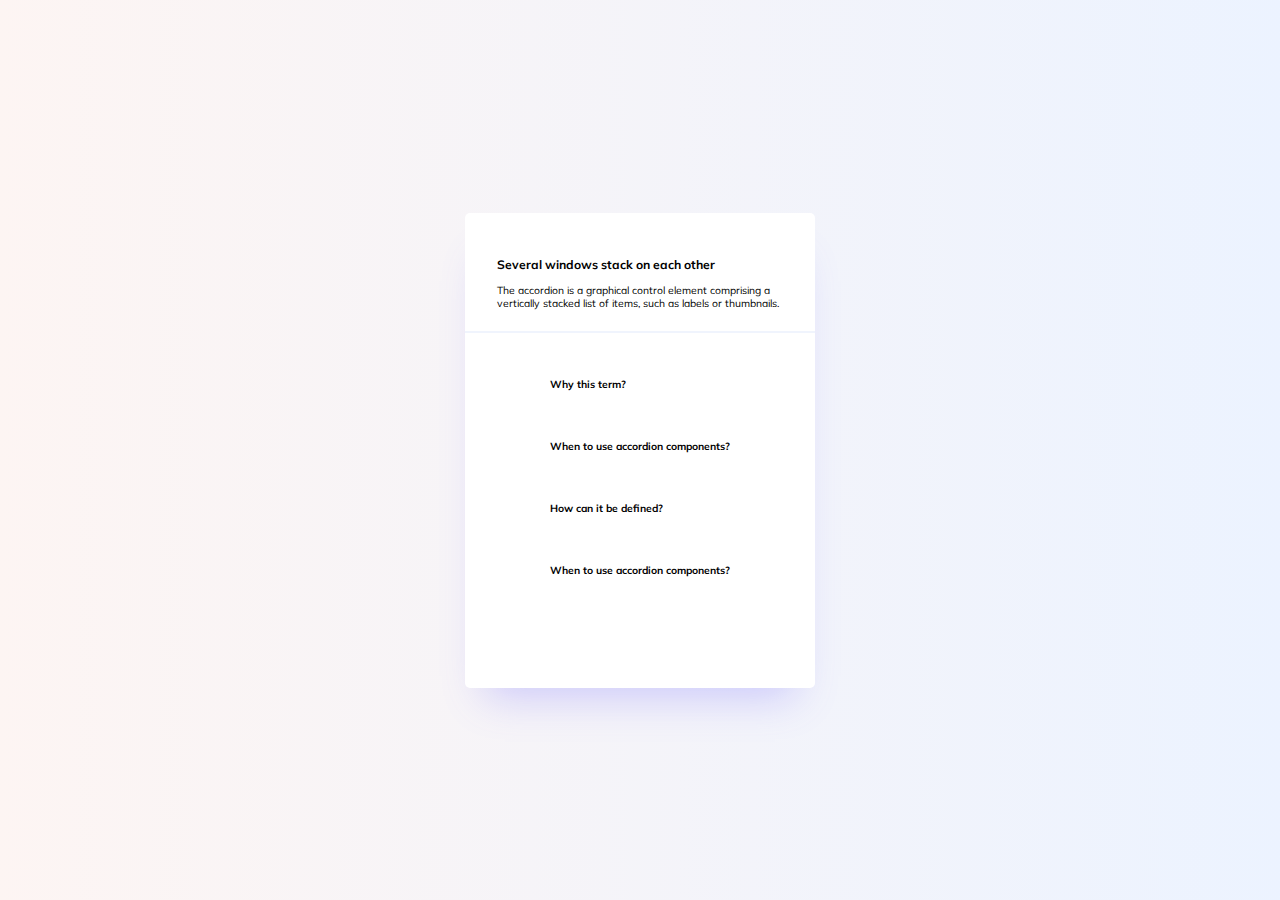
<file: Accordion/index.html>
<!DOCTYPE html>
<html lang="en">

<head>
    <meta charset="UTF-8">
    <meta name="viewport" content="width=device-width, initial-scale=1.0">
    <link
        href="https://fonts.googleapis.com/css2?family=Mulish:wght@400;500;700&display=swap"
        rel="stylesheet">
    <link rel="stylesheet"
        href="https://pro.fontawesome.com/releases/v5.2.0/css/all.css">
    <link rel="stylesheet" href="index.css">
    <title>Accordion</title>
</head>


<body>
    <div class="container">
        <section class="top-section">
            <h3 class="section__header">Several windows stack on each other</h3>
            <p class="section__text">
                The accordion is a graphical control element comprising a
                vertically
                stacked list of items, such as labels or thumbnails.
            </p>
        </section>
        <hr class="divider">
        <!-- <div class="divider"></div> -->
        <section class="bottom-section">
            <ul class="accordion__list">
                <li class="accordion__item">
                    <i class="far fa-minus-circle fa-2x"></i>
                    <div class="item__detail">
                        <h4 class="item__title">Why this term?</h4>
                        <div class="info">
                            <p class="item__info">
                                Several windows are stacked on each other. All
                                of
                                them
                                are "shaded", so only their captions are
                                visible. If
                                one
                                of them is clicked, to make it active, it is
                                "unshaded"
                                or "maximized". Other windows in accordion are
                                displaced
                                around top or bottom edge.
                            </p>
                            <button class="item__button">Learn more</button>
                        </div>
                    </div>
                </li>
                <li class="accordion__item">
                    <i class="far fa-minus-circle fa-2x"></i>
                    <div class="item__detail">
                        <h4 class="item__title">When to use accordion
                            components?</h4>
                        <div class="info">
                            <p class="item__info">
                                Several windows are stacked on each other. All
                                of
                                them
                                are "shaded", so only their captions are
                                visible. If
                                one
                                of them is clicked, to make it active, it is
                                "unshaded"
                                or "maximized". Other windows in accordion are
                                displaced
                                around top or bottom edge.
                            </p>
                            <button class="item__button">Learn more</button>
                        </div>
                    </div>
                </li>
                <li class="accordion__item">
                    <i class="far fa-minus-circle fa-2x"></i>
                    <div class="item__detail">
                        <h4 class="item__title">How can it be defined?</h4>
                        <div class="info">
                            <p class="item__info">
                                Several windows are stacked on each other. All
                                of
                                them
                                are "shaded", so only their captions are
                                visible. If
                                one
                                of them is clicked, to make it active, it is
                                "unshaded"
                                or "maximized". Other windows in accordion are
                                displaced
                                around top or bottom edge.
                            </p>
                            <button class="item__button">Learn more</button>
                        </div>
                    </div>
                </li>
                <li class="accordion__item">
                    <i class="far fa-minus-circle fa-2x"></i>
                    <div class="item__detail">
                        <h4 class="item__title">When to use accordion
                            components?</h4>
                        <div class="info">
                            <p class="item__info">
                                Several windows are stacked on each other. All
                                of
                                them
                                are "shaded", so only their captions are
                                visible. If
                                one
                                of them is clicked, to make it active, it is
                                "unshaded"
                                or "maximized". Other windows in accordion are
                                displaced
                                around top or bottom edge.
                            </p>
                            <button class="item__button">Learn more</button>
                        </div>
                    </div>
                </li>

            </ul>
        </section>
    </div>

    <script src="index.js"></script>
</body>

</html>
</file>
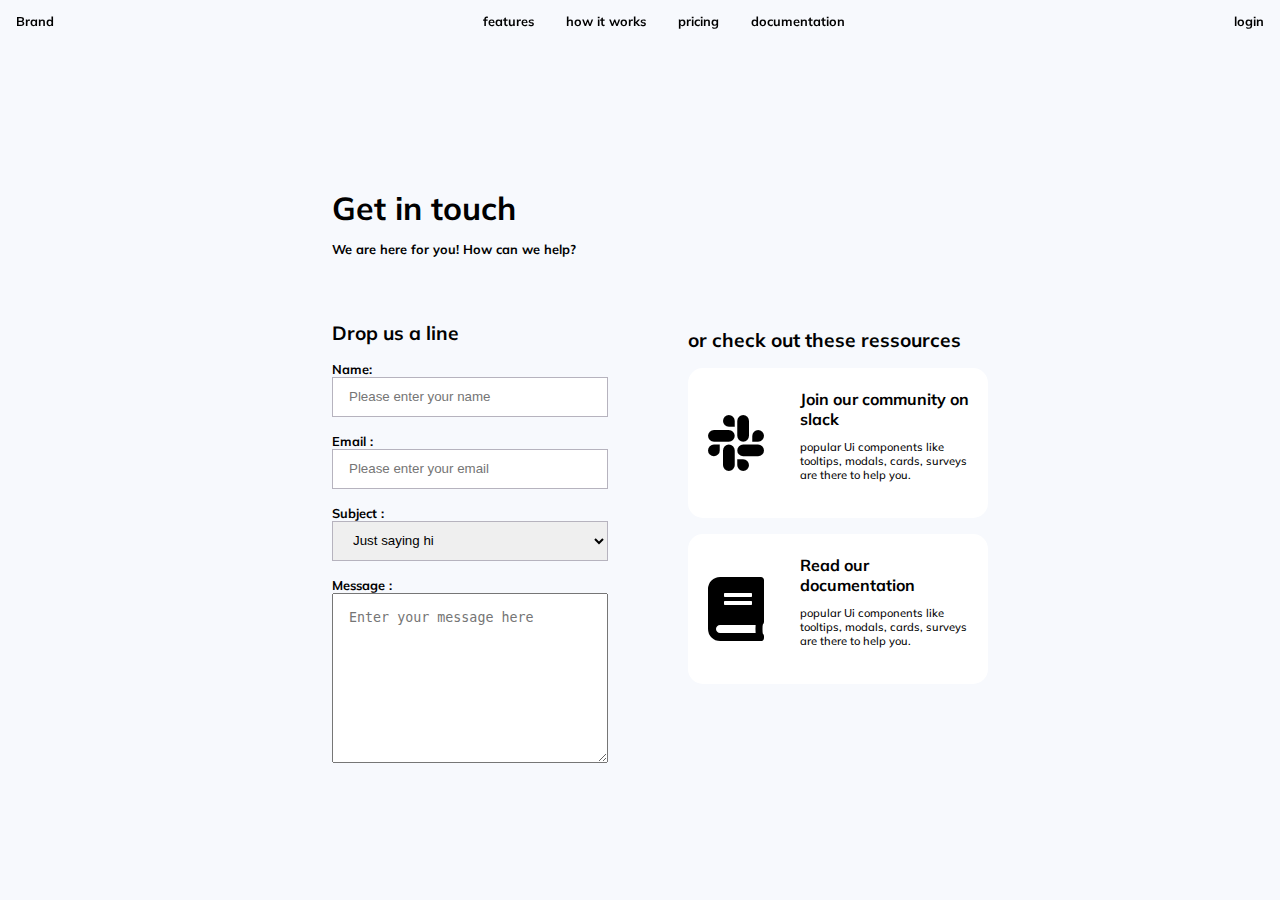
<file: Contact Form/index.html>
<!DOCTYPE html>
<html lang="en">

<head>
    <meta charset="UTF-8">
    <meta name="viewport" content="width=device-width, initial-scale=1.0">
    <link
        href="https://fonts.googleapis.com/css2?family=Mulish:wght@400;500;700&display=swap"
        rel="stylesheet">
    <link rel="stylesheet"
        href="https://pro.fontawesome.com/releases/v5.2.0/css/all.css">
    <link rel="stylesheet" href="index.css">
    <title>Contact Form</title>
</head>

<body>

    <nav class="navigation">
        <div class="__brand">Brand</div>

        <ul class="main-links__list">
            <li class="link">features</li>
            <li class="link">how it works</li>
            <li class="link">pricing</li>
            <li class="link">documentation</li>
        </ul>

        <div class="link__login">login</div>

    </nav>
    <section class="main-content">
        <section class="main-content__left">
            <h1 class="header">Get in touch</h1>
            <p>We are here for you! How can we help?</p>

            <h2 class="content-header">
                Drop us a line
            </h2>
            <form action="" class="contact-form">
                <label for="name">Name: <br>
                    <input type="text" class="name"
                        placeholder="Please enter your name">
                </label>
                <label for="email">Email : <br>
                    <input type="email" name="" id="" class="email"
                        placeholder="Please enter your email">
                </label>

                <label for="subject">Subject : <br>
                    <select name="subject__list" id="">
                        <option value="">Just saying hi</option>
                    </select>
                </label>

                <label for="message">Message : <br>
                    <textarea class="message" name="" id="" cols="30" rows="10"
                        placeholder="Enter your message here"></textarea>
                </label>
            </form>
        </section>



        <section class="main-content__right">
            <div class="content-container">
                <h2 class="content-header">
                    or check out these ressources
                </h2>
                <div class="content__item">
                    <div class="item__image">
                        <i class="fab fa-slack fa-5x"></i>
                    </div>
                    <div class="item__info-container">
                        <h4 class="item__header">
                            join our community on <span>slack</span>
                        </h4>
                        <p class="item__detail">
                            popular Ui components like tooltips, modals, cards,
                            surveys are there to help you.
                        </p>
                    </div>
                </div>
                <div class="content__item">
                    <div class="item__image">
                        <i class="fas fa-book fa-5x"></i>
                    </div>
                    <div class="item__info-container">
                        <h4 class="item__header">
                            read our documentation
                        </h4>
                        <p class="item__detail">
                            popular Ui components like tooltips, modals, cards,
                            surveys are there to help you.
                        </p>
                    </div>
                </div>
            </div>
        </section>
    </section>
</body>

</html>
</file>
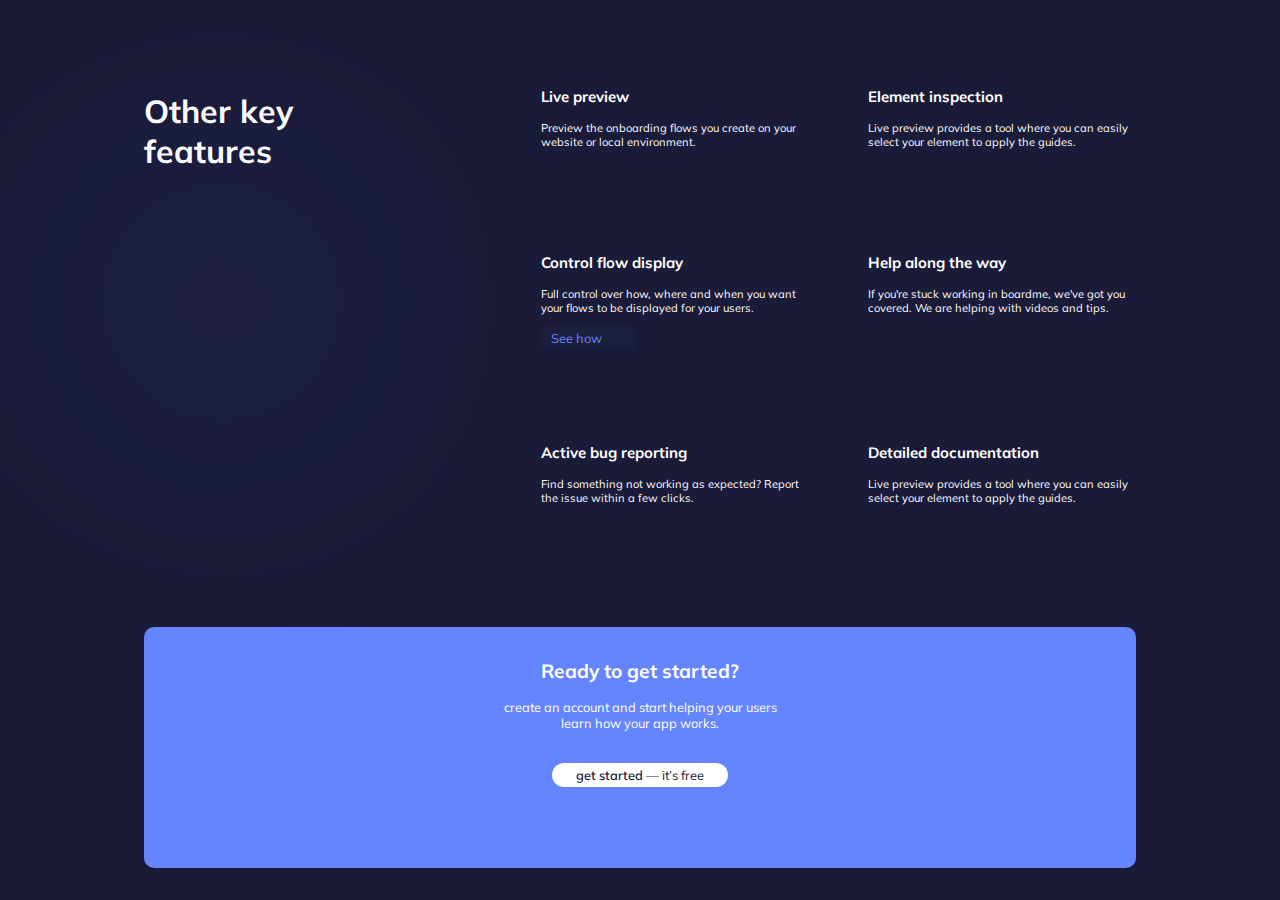
<file: Features List/index.html>
<!DOCTYPE html>
<html lang="en">

<head>
    <meta charset="UTF-8">
    <meta name="viewport" content="width=device-width, initial-scale=1.0">
    <link rel="preconnect" href="https://fonts.gstatic.com">
    <link rel="stylesheet" href="index.css">
    <link
        href="https://fonts.googleapis.com/css2?family=Mulish:wght@400;500;700&display=swap"
        rel="stylesheet">
    <link rel="stylesheet"
        href="https://pro.fontawesome.com/releases/v5.2.0/css/all.css">
    <link rel="stylesheet" href="index.css">
    <title>Features List</title>
</head>

<body>
    <div class="radial"></div>
    <div class="container">
        <div class="top">

            <h2 class="title">other key <br>features</h2>
            <div class="side">
                <article class="feature">
                    <h3 class="feature-title">Live preview</h3>
                    <p class="feature-info">Preview the onboarding flows you
                        create on your website
                        or local environment.</p>
                </article>
                <article class="feature">
                    <h3 class="feature-title">Element inspection</h3>
                    <p class="feature-info">Live preview provides a tool where
                        you can easily select your element to apply the guides.
                    </p>
                </article>
                <article class="feature">
                    <h3 class="feature-title">Control flow display</h3>
                    <p class="feature-info">Full control over how, where and
                        when you want your flows to be displayed for your users.
                    </p>
                    <a href="" class="feature-link">see how <i
                            class="far fa-chevron-right"></i></a>
                </article>
                <article class="feature">
                    <h3 class="feature-title">Help along the way</h3>
                    <p class="feature-info">If you're stuck working in boardme,
                        we've got you covered. We are helping with videos and
                        tips.
                    </p>
                </article>
                <article class="feature">
                    <h3 class="feature-title">Active bug reporting</h3>
                    <p class="feature-info">Find something not working as
                        expected? Report the issue within a few clicks.</p>
                </article>
                <article class="feature">
                    <h3 class="feature-title">Detailed documentation</h3>
                    <p class="feature-info">Live preview provides a tool where
                        you can easily select your element to apply the guides.
                    </p>
                </article>
            </div>

        </div>
        <div class="bottom">
            <h2 class="footer-title">
                ready to get started?
            </h2>
            <p class="info">create an account and start helping your users learn
                how your app works.</p>
            <a href="" class="bottom-link">
                <span>get started</span> — it’s free
            </a>
        </div>
    </div>

</body>

</html>
</file>
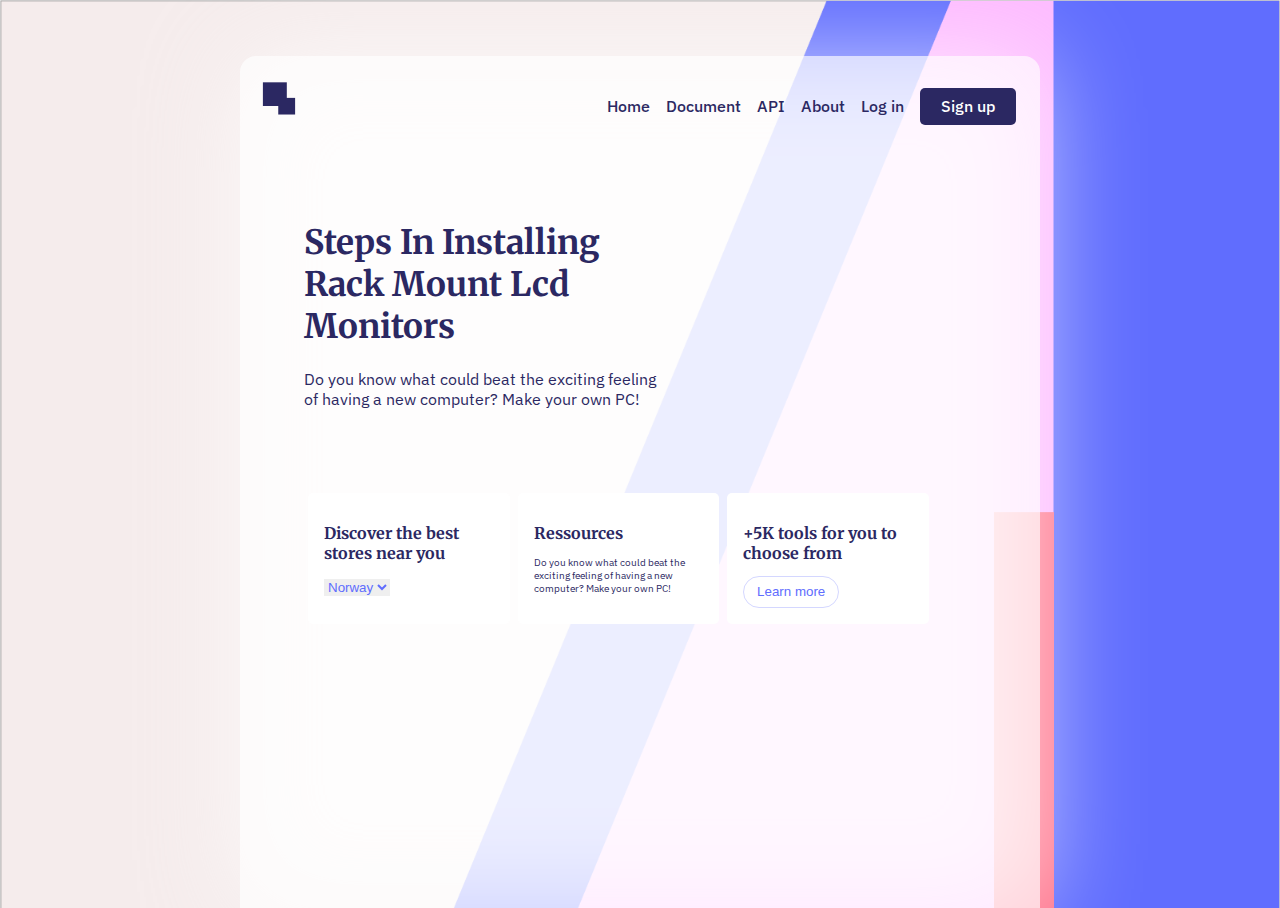
<file: Landing Page 2/index.html>
<!DOCTYPE html>
<html lang="en">

<head>
    <meta charset="UTF-8">
    <meta name="viewport" content="width=device-width, initial-scale=1.0">

    <link rel="stylesheet"
        href="https://pro.fontawesome.com/releases/v5.2.0/css/all.css">
    <link rel="preconnect" href="https://fonts.gstatic.com">
    <link
        href="https://fonts.googleapis.com/css2?family=IBM+Plex+Sans:wght@100;200;300;400;500;600;700&display=swap"
        rel="stylesheet">
    <link
        href="https://fonts.googleapis.com/css2?family=Merriweather:wght@300;400;700;900&display=swap"
        rel="stylesheet">


    <link rel="stylesheet" href="index.css">

    <title>Landing Page</title>
</head>

<body>
    <div class="container">
        <div class="container__background">

        </div>
        <div class="container__background2">

        </div>
        <nav class="navbar">
            <div class="navbar__brand">
                <img src="brand.png" alt="">
            </div>
            <ul class="navbar__links">
                <li class="navbar__link">Home</li>
                <li class="navbar__link">Document</li>
                <li class="navbar__link">API</li>
                <li class="navbar__link">About</li>
                <li class="navbar__link">Log in</li>
                <li class="navbar__link signup">Sign up</li>
            </ul>
        </nav>
        <section class="main-content">
            <h1 class="main-content__header">
                Steps In Installing <br>Rack Mount Lcd <br>Monitors
            </h1>
            <p class="main-content__info">
                Do you know what could beat the exciting feeling <br>of having a
                new
                computer? Make your own PC!
            </p>
        </section>
        <section class="features">
            <div class="feature">
                <h2 class="feature__header">
                    Discover the best stores near you
                </h2>
                <select name="" id="" class="feature__location">
                    <option value="Norway">Norway</option>
                </select>
            </div>
            <div class="feature">
                <h2 class="feature__header">
                    Ressources </h2>
                <p class="feature__info">
                    Do you know what could beat the exciting feeling of
                    having a new computer? Make your own PC!
                </p>
            </div>
            <div class="feature">
                <h2 class="feature__header">
                    +5K tools for you to choose from </h2>
                <button class="feature-btn__learn-more">
                    Learn more
                </button>
            </div>
        </section>
    </div>
</body>

</html>
</file>
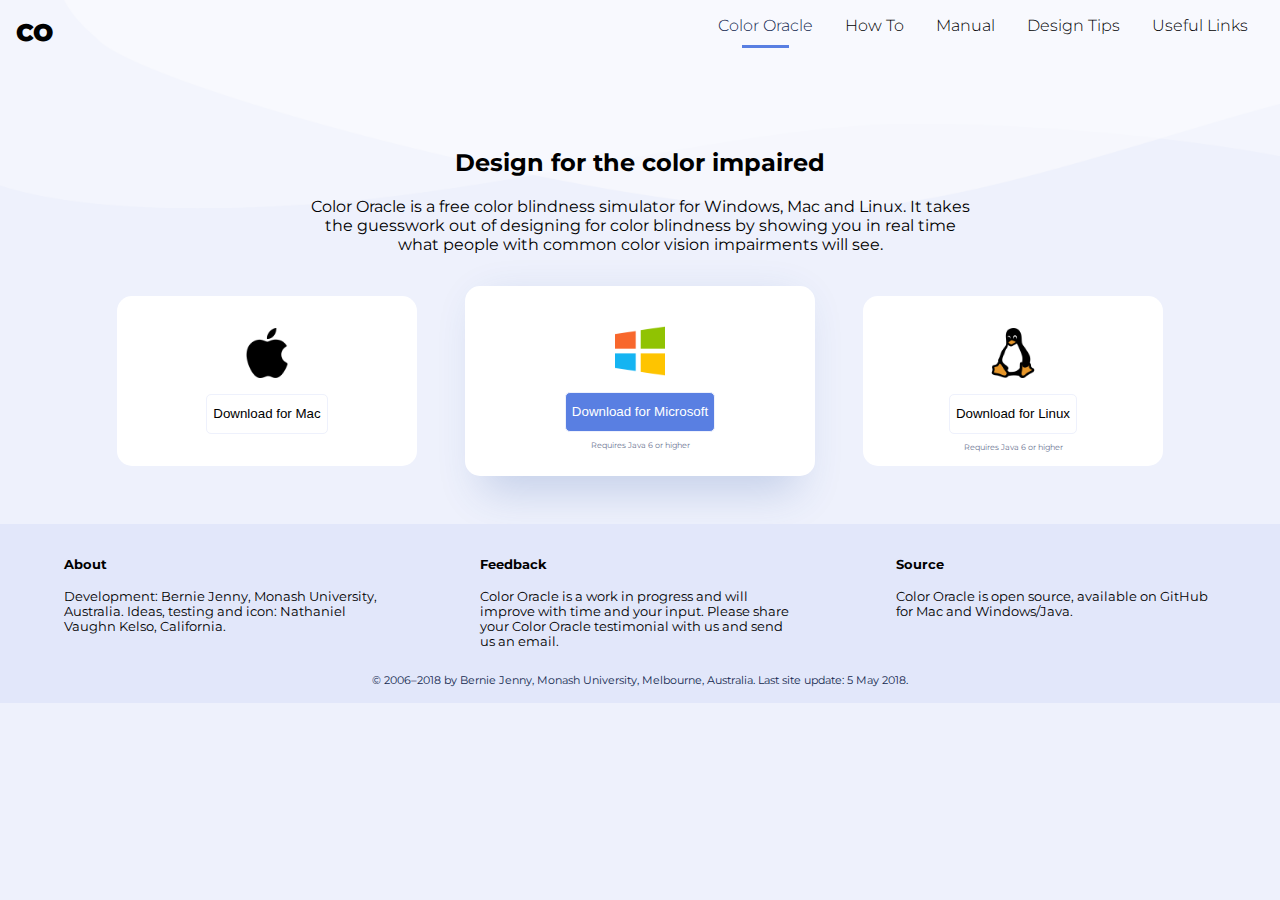
<file: Landing page/index.html>
<!DOCTYPE html>
<html lang="en">

<head>
    <meta charset="UTF-8">
    <meta name="viewport" content="width=device-width, initial-scale=1.0">
    <link
        href="https://fonts.googleapis.com/css2?family=Mulish:wght@400;500;700&display=swap"
        rel="stylesheet">
    <link rel="stylesheet"
        href="https://pro.fontawesome.com/releases/v5.2.0/css/all.css">
    <link rel="preconnect" href="https://fonts.gstatic.com">
    <link
        href="https://fonts.googleapis.com/css2?family=Montserrat:ital,wght@0,100;0,200;0,300;0,400;0,500;0,600;0,700;0,800;1,300;1,500&display=swap"
        rel="stylesheet">

    <link rel="stylesheet" href="index.css">
    <title>Landing page</title>
</head>

<body>
    <nav class="navbar">
        <div class="navbar__brand">CO</div>
        <ul class="navbar__links">
            <li class="navbar__link">
                <div class="link">Color Oracle</div>
                <div class="underline visible"></div>
            </li>
            <li class="navbar__link">How To</li>
            <li class="navbar__link">Manual</li>
            <li class="navbar__link">Design Tips</li>
            <li class="navbar__link">Useful Links</li>
        </ul>
        </div>
    </nav>
    <section class="main-content">
        <h2 class="main-content__header">Design for the color impaired</h2>
        <p class="main-content__info">
            Color Oracle is a free color blindness simulator for Windows, Mac
            and Linux. It takes the guesswork out of designing for color
            blindness by showing you in real time what people with common color
            vision impairments will see.
        </p>
        <div class="main-content__systems">
            <div class="system">
                <img src="apple.png" alt="logo apple">
                <button class="download">Download for Mac</button>
            </div>
            <div class="system prefered">
                <img src="microsoft.png" alt="logo microsoft">
                <button class="download">Download for Microsoft</button>
                <p class="system-requirement">Requires Java 6 or higher</p>
                <div class="blur-back"></div>
            </div>
            <div class="system">
                <img src="linux.png" alt="logo linux">
                <button class="download">Download for Linux</button>
                <p class="system-requirement">Requires Java 6 or higher</p>
            </div>
        </div>
    </section>
    <section class="bottom-content">
        <div class="bottom-content__items">
            <div class="item">
                <h4 class="item__header">
                    About
                </h4>
                <p class="item__info">
                    Development: Bernie Jenny, Monash University, Australia.
                    Ideas,
                    testing and icon: Nathaniel Vaughn Kelso, California.
                </p>
            </div>
            <div class="item">
                <h4 class="item__header">
                    Feedback
                </h4>
                <p class="item__info">
                    Color Oracle is a work in progress and will improve with
                    time
                    and your input. Please share your Color Oracle testimonial
                    with
                    us and send us an email.
                </p>
            </div>
            <div class="item">
                <h4 class="item__header">
                    Source
                </h4>
                <p class="item__info">
                    Color Oracle is open source, available on GitHub for Mac and
                    Windows/Java.
                </p>
            </div>
        </div>
        <p class="bottom-content__footer">
            © 2006–2018 by Bernie Jenny, Monash University, Melbourne,
            Australia. Last site
            update: 5 May 2018.
        </p>

    </section>
</body>

</html>
</file>
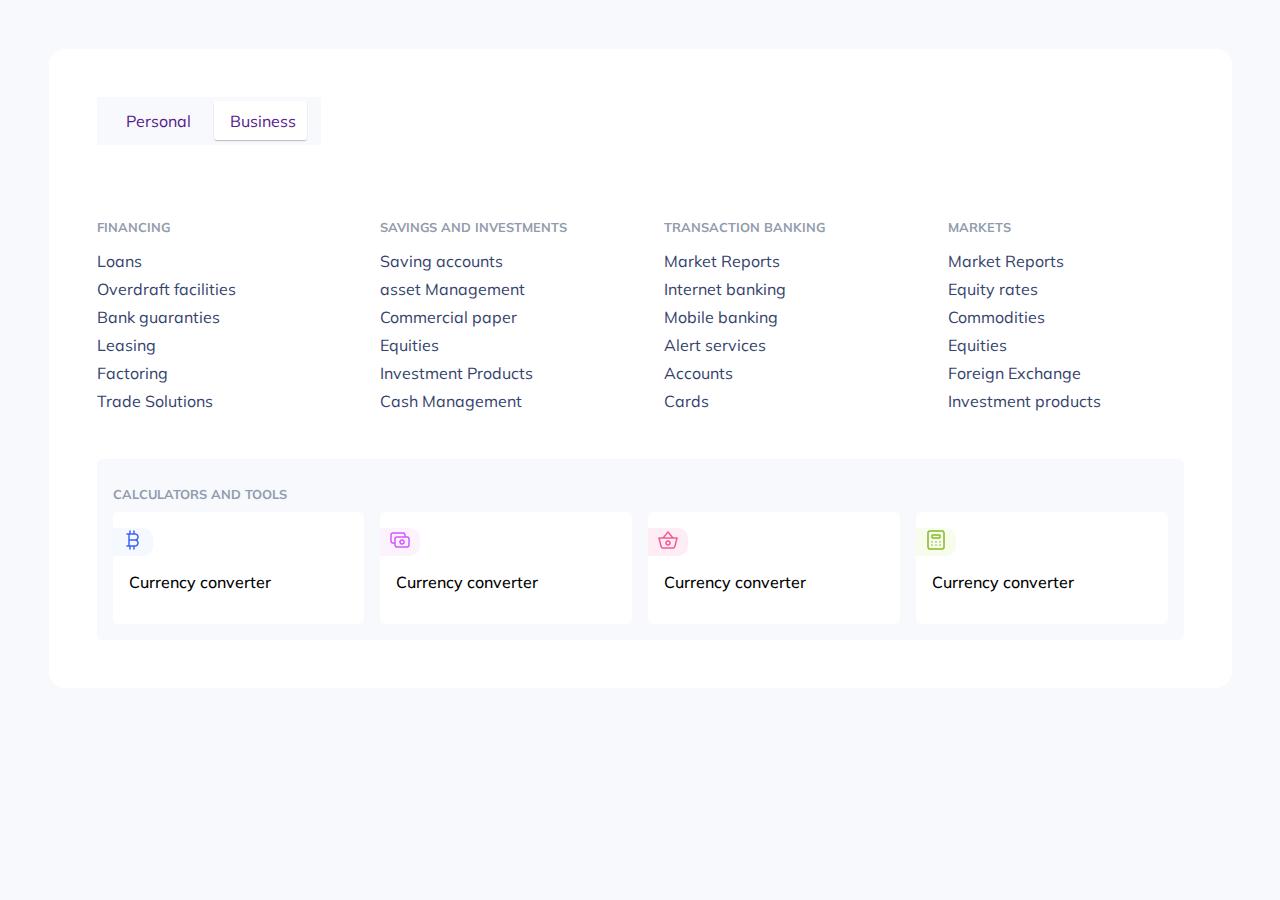
<file: Mega Menu UI Design/index.html>
<!DOCTYPE html>
<html lang="en">

<head>
    <meta charset="UTF-8">
    <meta name="viewport" content="width=device-width, initial-scale=1.0">
    <link
        href="https://fonts.googleapis.com/css2?family=Mulish:wght@400;500;700&display=swap"
        rel="stylesheet">
    <link rel="stylesheet"
        href="https://pro.fontawesome.com/releases/v5.2.0/css/all.css">
    <link rel="stylesheet" href="index.css">
    <title>Mega Menu</title>
</head>

<body>


    <div class="container">
        <div class="offer-types">
            <a href="" class="offer">Personal</a>
            <a href="" class="offer selected">Business</a>
        </div>


        <section class="offer-advantages">
            <div class="advantage">
                <h2 class="advantage__header">FINANCING</h2>
                <ul class="advantage__list">
                    <li class="advantage__item">Loans</li>
                    <li class="advantage__item">Overdraft facilities</li>
                    <li class="advantage__item">Bank guaranties</li>
                    <li class="advantage__item">Leasing</li>
                    <li class="advantage__item">Factoring</li>
                    <li class="advantage__item">Trade Solutions</li>
                </ul>
            </div>
            <div class="advantage">
                <h2 class="advantage__header">SAVINGS AND INVESTMENTS</h2>
                <ul class="advantage__list">
                    <li class="advantage__item">Saving accounts</li>
                    <li class="advantage__item">asset Management</li>
                    <li class="advantage__item">Commercial paper</li>
                    <li class="advantage__item">Equities</li>
                    <li class="advantage__item">Investment Products</li>
                    <li class="advantage__item">Cash Management</li>
                </ul>
            </div>
            <div class="advantage">
                <h2 class="advantage__header">TRANSACTION BANKING</h2>
                <ul class="advantage__list">
                    <li class="advantage__item">Market Reports</li>
                    <li class="advantage__item">Internet banking</li>
                    <li class="advantage__item">Mobile banking</li>
                    <li class="advantage__item">Alert services</li>
                    <li class="advantage__item">Accounts</li>
                    <li class="advantage__item">Cards</li>
                </ul>
            </div>
            <div class="advantage">
                <h2 class="advantage__header">MARKETS</h2>
                <ul class="advantage__list">
                    <li class="advantage__item">Market Reports</li>
                    <li class="advantage__item">Equity rates</li>
                    <li class="advantage__item">Commodities</li>
                    <li class="advantage__item">Equities</li>
                    <li class="advantage__item">Foreign Exchange</li>
                    <li class="advantage__item">Investment products</li>
                </ul>
            </div>
        </section>

        <section class="tools">
            <h2 class="tools__header">CALCULATORS AND TOOLS</h2>
            <div class="tools-container">
                <div class="tool">
                    <div class="img-container light-blue">
                        <img src="icons/Bitcoin.png" alt="">
                    </div>
                    <p class="tool-title">Currency converter</p>
                </div>
                <div class="tool">
                    <div class="img-container light-purple">
                        <img src="icons/photo.png" alt="">
                    </div>
                    <p class="tool-title">Currency converter</p>
                </div>
                <div class="tool">
                    <div class="img-container light-red">
                        <img src="icons/boat.png" alt="">
                    </div>
                    <p class="tool-title">Currency converter</p>
                </div>
                <div class="tool">
                    <div class="img-container light-green">
                        <img src="icons/calculator.png" alt="">
                    </div>
                    <p class="tool-title">Currency converter</p>
                </div>
            </div>
        </section>
    </div>
</body>

</html>
</file>
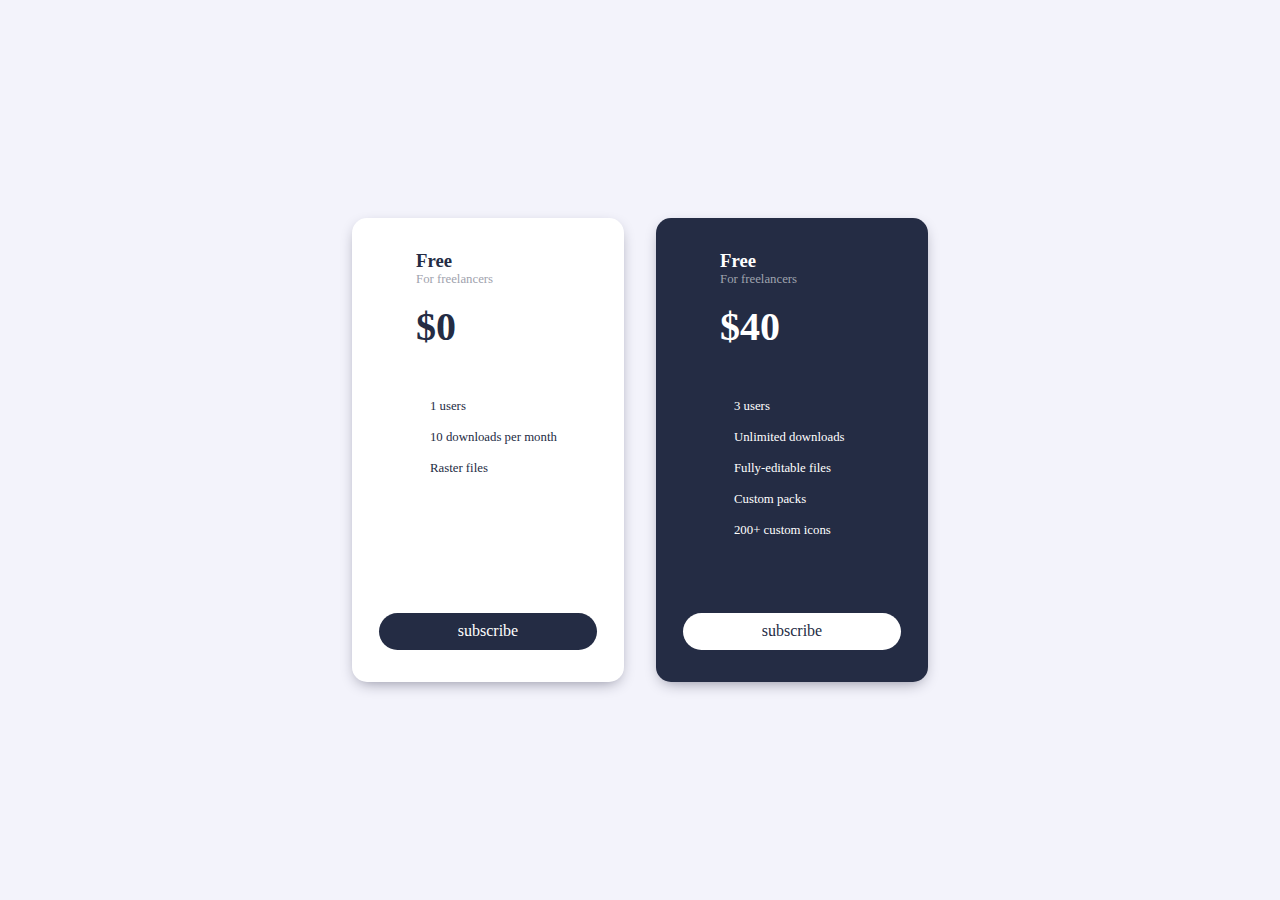
<file: Pricing Cards UI Design/index.html>
<!DOCTYPE html>
<html lang="en">

<head>
    <meta charset="UTF-8">
    <meta name="viewport" content="width=device-width, initial-scale=1.0">
    <link rel="preconnect" href="https://fonts.gstatic.com">

    <link rel="stylesheet"
        href="https://pro.fontawesome.com/releases/v5.2.0/css/all.css">
    <link rel="stylesheet" href="index.css">
    <title>Pricing Cards UI Design</title>
</head>

<body>

    <div class="cards">
        <div class="card light">
            <section class="header">
                <h3 class="type">free</h1>
                    <p class="target">for freelancers</p>
            </section>
            <h2 class="price">$0</h2>
            <section class="benefits">
                <ul class="benefits__list">
                    <li class="benefit">1 users</li>
                    <li class="benefit">10 downloads per month</li>
                    <li class="benefit">Raster files</li>
                </ul>
            </section>
            <a href="" class="subscribe dark">
                subscribe
            </a>
        </div>
        <div class="card dark">
            <section class="header">
                <h3 class="type">free</h1>
                    <p class="target">for freelancers</p>
            </section>
            <h2 class="price">$40</h2>
            <section class="benefits">
                <ul class="benefits__list">
                    <li class="benefit">3 users</li>
                    <li class="benefit">Unlimited downloads</li>
                    <li class="benefit">Fully-editable files</li>
                    <li class="benefit">Custom packs</li>
                    <li class="benefit">200+ custom icons</li>
                </ul>
            </section>
            <a href="" class="subscribe light">
                subscribe
            </a>
        </div>
    </div>

</body>

</html>
</file>
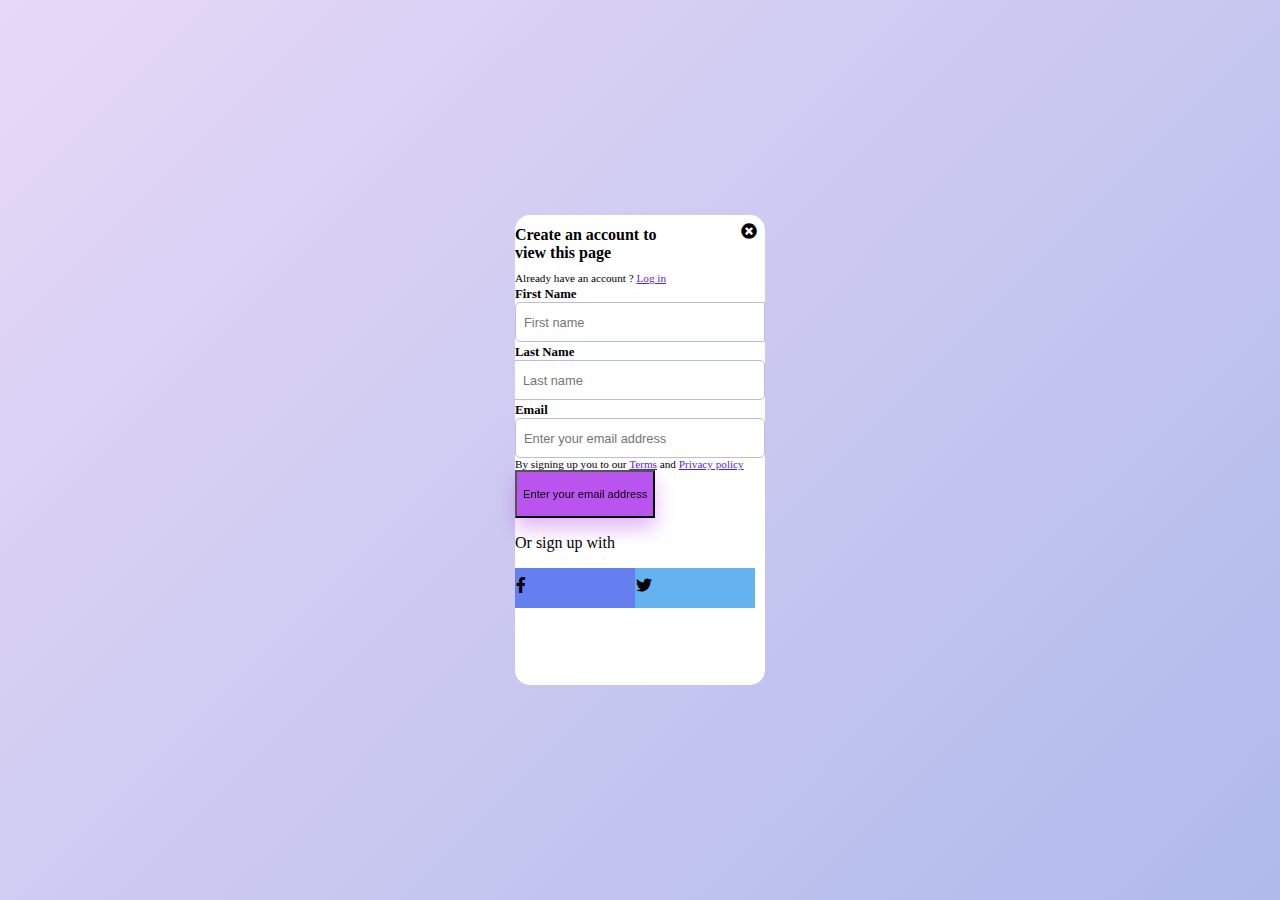
<file: Sign Up/index.html>
<!DOCTYPE html>
<html lang="en">

<head>
    <meta charset="UTF-8">
    <meta name="viewport" content="width=device-width, initial-scale=1.0">
    <link
        href="https://cdn.jsdelivr.net/npm/bootstrap@5.0.0-beta1/dist/css/bootstrap.min.css"
        rel="stylesheet"
        integrity="sha384-giJF6kkoqNQ00vy+HMDP7azOuL0xtbfIcaT9wjKHr8RbDVddVHyTfAAsrekwKmP1"
        crossorigin="anonymous">

    <link href="https://fonts.googleapis.com/css2?family=Mulish:wght@400;500;700&$
        rel=" stylesheet">
    <link rel="stylesheet"
        href="https://pro.fontawesome.com/releases/v5.2.0/css/all.css">
    <link rel="preconnect" href="https://fonts.gstatic.com">
    <link rel="stylesheet" href="index.css">
    <script
        src="https://cdn.jsdelivr.net/npm/bootstrap@5.0.0-beta1/dist/js/bootstrap.bundle.min.js"
        integrity="sha384-ygbV9kiqUc6oa4msXn9868pTtWMgiQaeYH7/t7LECLbyPA2x65Kgf80OJFdroafW"
        crossorigin="anonymous" defer></script>

    <title>Sign Up</title>
</head>

<body>
    <div class="container pt-3 px-4">
        <i class="fas fa-times-circle"></i>
        <h1 class="sign-up__header">Create an account to<br> view this page
        </h1>
        <div class="sign-up__account-exist">
            Already have an account ? <span class="link">Log in</span>
        </div>
        <div class="row mt-3 mx-0 w-100 form">
            <div class="col-md-6 w-50 px-0">
                <label for="first-name" class="input__header">First Name</label>
                <input type="text" name="" id="" placeholder="First name">
            </div>
            <div class="col-md-6 w-50 px-0">
                <label for="last-name" class="input__header">Last Name</label>
                <input type="text" name="" id="" placeholder="Last name">
            </div>
            <div class="col-md-12 px-0 mt-2">
                <label for="email" class="input__header">Email</label>
                <input type="text" placeholder="Enter your email address">
            </div>
        </div>
        <div class="terms-conditions px-0 mt-3">
            By signing up you to our <span class="link">Terms</span> and
            <span class="link">Privacy policy</span>
        </div>
        <button class="w-100 mt-3 text-white border rounded email-address">
            Enter your email address
        </button>
        <p class="sign-option-info text-center mt-3">Or sign up with</p>
        <div class="row w-100 mx-0 options">
            <div class="col-md-6  px-0 rounded text-center bg-facebook">
                <i class="fab fa-facebook-f text-white"></i>
                </i>
            </div>
            <div class="col-md-6 px-0 ms-auto rounded text-center bg-twitter">
                <i class=" fab fa-twitter text-white"></i>
            </div>
        </div>
    </div>


</body>

</html>
</file>
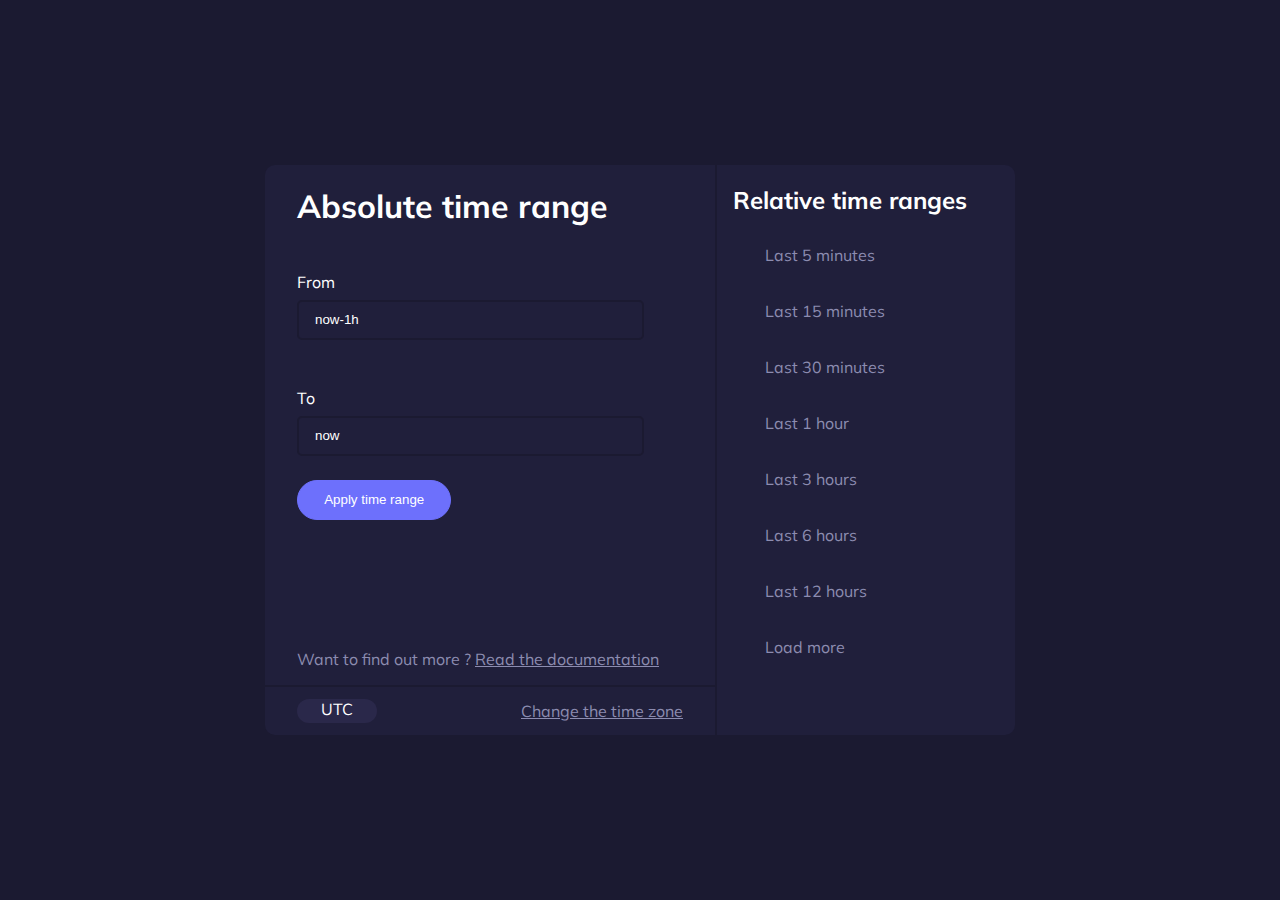
<file: Time Picker/index.html>
<!DOCTYPE html>
<html lang="en">

<head>
    <meta charset="UTF-8">
    <meta name="viewport" content="width=device-width, initial-scale=1.0">
    <link
        href="https://fonts.googleapis.com/css2?family=Mulish:wght@400;500;700&display=swap"
        rel="stylesheet">
    <link rel="stylesheet" href="index.css">
    <title>Document</title>
</head>

<body>
    <div class="grid-container">
        <section class="main">
            <h1 class="main__header">absolute time range</h1>
            <label for="start" class="selector-container"><span>from</span>
                <select name="" id="" class="selector__list">
                    <option value="">now-1h</option>
                </select></label>
            <label for="start" class="selector-container"><span>to</span>
                <select name="" id="" class="selector__list">
                    <option value="">now</option>
                </select></label>
            <button class="btn__apply">apply time range</button>
            <p class="info">want to find out more ? <a href=""
                    class="info-link">Read the documentation</a></p>
        </section>
        <section class="side">
            <h2 class="side-header">relative time ranges</h2>
            <ul class="time-range__list">
                <li class="time-range__item">last 5 minutes</li>
                <li class="time-range__item">last 15 minutes</li>
                <li class="time-range__item">last 30 minutes</li>
                <li class="time-range__item">last 1 hour</li>
                <li class="time-range__item">last 3 hours</li>
                <li class="time-range__item">last 6 hours</li>
                <li class="time-range__item">last 12 hours</li>
                <li class="time-range__item">load more</li>
            </ul>
        </section>
        <section class="footer">
            <div class="time-zone">utc</div>
            <a href="" class="btn__time-zone--change">
                change the time zone
            </a>
        </section>
    </div>
</body>

</html>
</file>
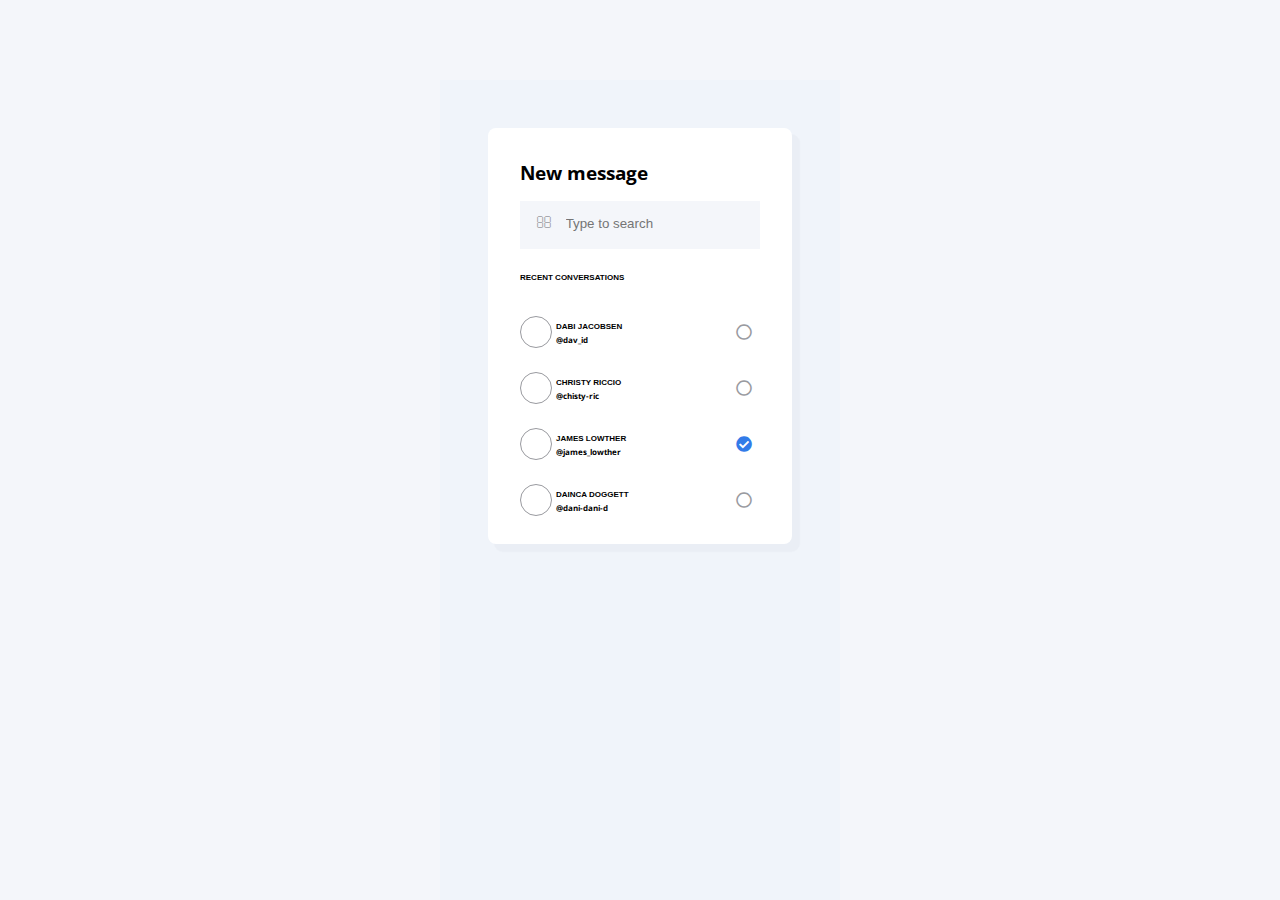
<file: ui daily new message/index.html>
<!DOCTYPE html>
<html lang="en">

<head>
    <meta charset="UTF-8">
    <meta name="viewport" content="width=device-width, initial-scale=1.0">
    <title>Document</title>
    <link rel="stylesheet" href="index.css">
    <!-- <link rel="stylesheet"
        href="https://use.fontawesome.com/releases/v5.15.1/css/all.css"
        integrity="sha384-vp86vTRFVJgpjF9jiIGPEEqYqlDwgyBgEF109VFjmqGmIY/Y4HV4d3Gp2irVfcrp"
        crossorigin="anonymous">
    <link rel="preconnect" href="https://fonts.gstatic.com"> -->

    <link rel="stylesheet"
        href="https://pro.fontawesome.com/releases/v5.2.0/css/all.css">

    <link rel="stylesheet"
        href="https://static.fontawesome.com/css/fontawesome-app.css">
    <link
        href="https://fonts.googleapis.com/css2?family=Open+Sans:wght@300;400&display=swap"
        rel="stylesheet">

</head>

<body>

    <div class="back-container">
        <div class="container">
            <div class="header-container">
                <h3>new message</h1>
                    <i class="fal fa-times"></i>
            </div>
            <div class="search-field">
                <i class="fal fa-search"></i>
                <input class="search-input" type="text"
                    placeholder="Type to search">
            </div>
            <h4>recent conversations</h4>
            <div class="conversations">
                <div class="conversation">
                    <div class="img"></div>
                    <div class="info">
                        <h4 class="name">Dabi Jacobsen</h4>
                        <p class="link">@dav_id</p>
                    </div>
                    <i class="far fa-circle"></i>
                </div>
                <div class="conversation">
                    <div class="img"></div>
                    <div class="info">
                        <h4 class="name">Christy Riccio</h4>
                        <p class="link">@chisty-ric</p>
                    </div>
                    <i class="far fa-circle"></i>
                </div>
                <div class="conversation">
                    <div class="img"></div>
                    <div class="info">
                        <h4 class="name">James Lowther</h4>
                        <p class="link">@james_lowther</p>
                    </div>
                    <i class="fas fa-check-circle selected"></i>
                </div>
                <div class="conversation">
                    <div class="img"></div>
                    <div class="info">
                        <h4 class="name">Dainca Doggett</h4>
                        <p class="link">@dani-dani-d</p>
                    </div>
                    <i class="far fa-circle"></i>
                </div>
                <div class="conversation">
                    <div class="img"></div>
                    <div class="info">
                        <h4 class="name">Dainca Doggett</h4>
                        <p class="link">@dani-dani-d</p>
                    </div>
                    <i class="far fa-circle"></i>
                </div>
                <div class="conversation">
                    <div class="img"></div>
                    <div class="info">
                        <h4 class="name">Dainca Doggett</h4>
                        <p class="link">@dani-dani-d</p>
                    </div>
                    <i class="far fa-circle"></i>
                </div>
                <div class="conversation">
                    <div class="img"></div>
                    <div class="info">
                        <h4 class="name">Dainca Doggett</h4>
                        <p class="link">@dani-dani-d</p>
                    </div>
                    <i class="far fa-circle"></i>
                </div>
                <div class="conversation">
                    <div class="img"></div>
                    <div class="info">
                        <h4 class="name">Dainca Doggett</h4>
                        <p class="link">@dani-dani-d</p>
                    </div>
                    <i class="far fa-circle"></i>
                </div>

            </div>
        </div>
    </div>

    <script src="index.js"></script>
</body>

</html>
</file>
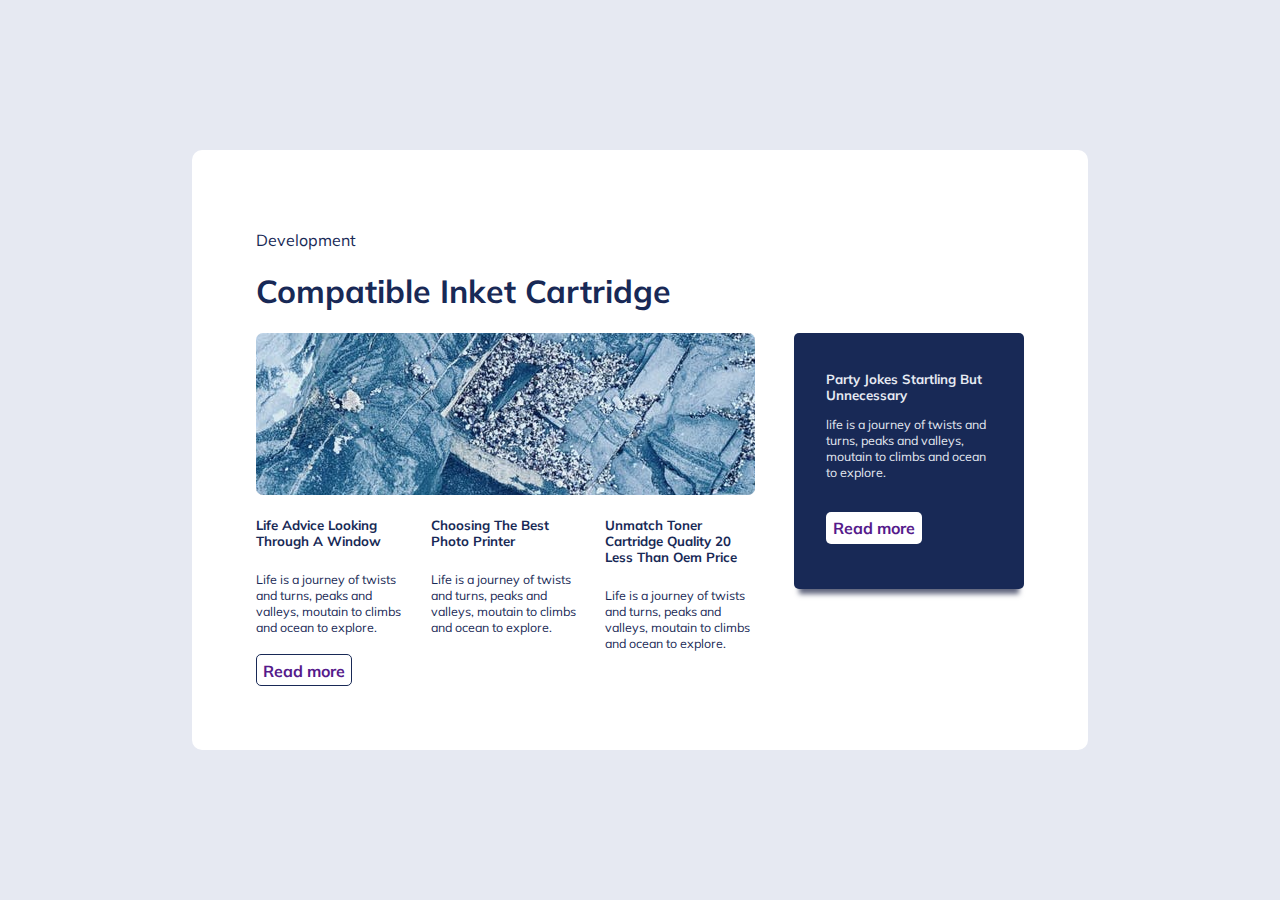
<file: ui daily website section /index.html>
<!DOCTYPE html>
<html lang="en">

<head>
    <meta charset="UTF-8">
    <meta name="viewport" content="width=device-width, initial-scale=1.0">
    <link rel="stylesheet" href="index.css">
    <link rel="preconnect" href="https://fonts.gstatic.com">
    <link
        href="https://fonts.googleapis.com/css2?family=Mulish:wght@200;400;500;600;700&display=swap"
        rel="stylesheet">
    <title>Document</title>
</head>

<body>
    <div class="container">
        <section class="header">
            <p>development</p>
            <h1>compatible inket cartridge</h1>
        </section>
        <section class="content">
            <section class="main-content">
                <!-- <img src="paxel.jpg" alt="" class="content-image"> -->
                <div class="image"></div>
                <section class="articles">
                    <article class="article">
                        <h5>life advice looking through a window</h5>
                        <p>life is a journey of twists and turns, peaks and
                            valleys,
                            moutain to climbs and ocean to explore.</p>
                    </article>
                    <article class="article">
                        <h5>choosing the best photo printer</h5>
                        <p>life is a journey of twists
                            and turns, peaks and
                            valleys,
                            moutain to climbs and ocean
                            to explore.</p>
                    </article>
                    <article class="article">
                        <h5>unmatch toner cartridge quality 20 less than oem
                            price</h5>
                        <p>life is a journey of twists
                            and turns, peaks and
                            valleys,
                            moutain to climbs and ocean
                            to explore.</p>
                    </article>
                </section>
                <a href="" class="read-more">read more</a>
            </section>
            <section class="side">
                <h5>party jokes startling but unnecessary</h5>
                <p>life is a journey of twists and turns, peaks and valleys,
                    moutain to climbs and ocean to explore.</p>
                <a href="" class="read-more">read more</a>
            </section>
        </section>
    </div>
</body>

</html>
</file>
<file: Accordion/index.css>
@charset "UTF-8";
* {
  box-sizing: border-box; }

html  {
  height: 100%; }

body {
  background: linear-gradient(135deg, #fdf5f3 0%, #ecf3ff 100%);
  font-family: Mulish;
  font-size: 0.65rem;
  height: 100%; }

.container {
  position: absolute;
  height: 100%;
  width: 350px;
  height: 475px;
  background-color: #ffffff;
  padding: 2rem;
  border-radius: 5px;
  margin: auto;
  left: 0;
  right: 0;
  top: 0;
  bottom: 0;
  box-shadow: 0px 28px 40px -20px rgba(107, 99, 255, 0.306079); }
  .container .top-section {
    height: 20%;
    margin-bottom: 1.5rem; }
  .container hr.divider {
    border: 1px solid;
    color: #f0f4fd;
    position: relative;
    margin: -2rem; }
  .container .bottom-section {
    height: 70%;
    margin-top: 3rem;
    overflow-y: hidden; }
    .container .bottom-section .accordion__list {
      height: 100%;
      list-style: none;
      padding-left: 0;
      display: flex;
      flex-direction: column;
      align-items: stretch;
      overflow-y: scroll; }
      .container .bottom-section .accordion__list::-webkit-scrollbar {
        width: 2px; }
      .container .bottom-section .accordion__list::-webkit-scrollbar-thumb {
        background-color: #f4f6fa; }
      .container .bottom-section .accordion__list .opened {
        background-color: #f0f4fd;
        border-radius: 5px;
        margin-bottom: 0.5rem; }
      .container .bottom-section .accordion__list .accordion__item {
        display: flex;
        align-items: top;
        padding: 1rem; }
        .container .bottom-section .accordion__list .accordion__item i {
          color: black; }
        .container .bottom-section .accordion__list .accordion__item .item__detail {
          margin: 0 0 0 1rem;
          width: 100%; }
          .container .bottom-section .accordion__list .accordion__item .item__detail .item__title {
            margin-top: 0.2rem; }
          .container .bottom-section .accordion__list .accordion__item .item__detail .info {
            overflow: hidden;
            max-height: 0;
            transition: max-height 1s ease-out; }
            .container .bottom-section .accordion__list .accordion__item .item__detail .info .item__button {
              width: 84px;
              height: 22px;
              border-radius: 30px;
              font-size: 0.6rem;
              background-color: #6b63ff;
              color: #ffffff;
              border: none;
              margin-top: 1rem;
              cursor: pointer; }

/*# sourceMappingURL=index.css.map */
</file>
<file: Contact Form/index.css>
* {
    box-sizing: border-box;
}

html {
    height: 100%;
}

body {
    height: 100%;
    margin: 0;
    background-color: #f7f9fd;
    font-family: "Mulish", sans-serif;
    color: #ffffff;
    font-size: 0.8rem;
    color: #000000;
    font-weight: 700;
}

.navigation {
    width: 100%;
    position: fixed;
    display: flex;
    justify-content: space-between;
    color: black;
    padding: 0 1rem;
    align-items: center;
}

.main-links__list {
    list-style-type: none;
    display: flex;
}
.main-links__list .link {
    margin: 0 1rem;
}

.main-content {
    display: grid;
    height: 100%;
    grid-template-columns: 1fr 1fr;
    grid-template-rows: 1fr;
    grid-template-areas: "left right";
    padding-top: 3rem;
}
.main-content .main-content__left {
    grid-area: left;
    padding-right: 2rem;
    display: flex;
    flex-direction: column;
    justify-content: center;
    margin-left: auto;
}
.main-content .main-content__left .header {
    font-size: 2rem;
    margin-bottom: 0;
}
.main-content .main-content__left p {
    margin-bottom: 3rem;
}
.main-content .main-content__left .content-header {
    margin-bottom: 0;
}
.main-content .main-content__left .name,
.main-content .main-content__left .email {
    width: 100%;
    height: 2.5rem;
    padding-left: 1rem;
    border: 1px solid #b6b3be;
}
.main-content .main-content__left .message {
    padding-left: 1rem;
    padding-top: 1rem;
}

select {
    width: 100%;
    height: 2.5rem;
    padding-left: 1rem;
    border: 1px solid #b6b3be;
}

label {
    display: block;
    margin: 1rem 0;
}

.main-content__right {
    grid-area: right;
    margin-left: 3rem;
    display: flex;
    flex-direction: column;
    justify-content: space-around;
}
.main-content__right .content-container {
    margin-top: 4rem;
}
.main-content__right .content-container .content__item {
    width: 300px;
    height: 150px;
    background-color: #ffffff;
    border-radius: 15px;
    padding: 0rem 1rem 0rem 0rem;
    display: flex;
    margin: 1rem 0;
}
.main-content__right .content-container .content__item .item__image {
    width: 15rem;
    margin-right: 1rem;
    display: flex;
    align-items: center;
    justify-content: center;
}
.main-content__right
    .content-container
    .content__item
    .item__info-container
    .item__header {
    font-size: 1rem;
    margin-bottom: 0;
}
.main-content__right
    .content-container
    .content__item
    .item__info-container
    .item__header::first-letter {
    text-transform: uppercase;
}
.main-content__right
    .content-container
    .content__item
    .item__info-container
    .item__detail {
    font-weight: 500;
    font-size: 0.7rem;
}

/*# sourceMappingURL=index.css.map */
</file>
<file: Features List/index.css>
* {
    box-sizing: border-box;
}

html {
    height: 100%;
    /* width: 100%; */
}

body {
    height: 100%;
    margin: 0;
    background-color: #1a1b38;
    padding: 4rem 9rem 2rem 9rem;
    font-family: "Mulish", sans-serif;
    color: #ffffff;
    font-size: 0.8rem;
}

.radial {
    position: absolute;
    width: 336px;
    height: 336px;
    left: 50px;
    top: 160.35px;

    background: radial-gradient(
        78.41% 78.41% at 51.98% 35.44%,
        #6173fa 0%,
        rgba(108, 160, 198, 0.0001) 100%
    );
    mix-blend-mode: normal;
    opacity: 0.12;
    filter: blur(135.914px);
    z-index: 100;
}

/* Flexbox */

.container {
    display: flex;
    width: 100%;
    height: 100%;
    flex-direction: column;
    /* margin: 20vh 50px; */
    /* background-color: rgb(97, 86, 86); */
}

.top {
    display: flex;
    height: 65%;
}

h2.title {
    width: 40%;
    font-size: 2rem;
}

h2.title::first-letter {
    text-transform: uppercase;
}

.side {
    width: 60%;
    display: flex;
    flex-wrap: wrap;
    justify-content: space-between;
}

.feature {
    margin: 0.5rem 0;
    width: 45%;
}

.feature p {
    font-size: 0.7rem;
}

.feature a {
    display: inline-block;
    background-color: #6584ff07;
    text-decoration: none;
    width: 6rem;
    height: 1.5rem;
    border-radius: 5px;
    color: #6585ff;
    line-height: 1.5rem;
    vertical-align: middle;
    padding: 0 10px;
}

.feature a::first-letter {
    text-transform: uppercase;
}

i {
    margin-left: 0.5rem;
}

.bottom {
    height: 30%;
    background-color: #6585ff;
    border-radius: 10px;
    text-align: center;
    margin-top: auto;
}

.footer-title {
    margin-top: 2rem;
}

.footer-title::first-letter {
    text-transform: uppercase;
}

.info {
    display: block;
    width: 19rem;
    margin: 0 auto 2rem auto;
}

a.bottom-link {
    display: inline-block;
    background-color: #ffffff;
    border-radius: 15px;
    color: #1a1b38;
    text-decoration: none;
    width: 11rem;
    height: 1.5rem;
    margin: auto auto;
    vertical-align: middle;
    line-height: 1.5rem;
}

a.bottom-link span {
    font-weight: 600;
}
</file>
<file: Landing Page 2/index.css>
* {
  box-sizing: border-box; }

html {
  height: 100%; }

body {
  background-image: url("background.png");
  background-size: cover;
  height: 100%;
  padding-top: 3rem;
  color: #2b2862;
  font-family: "IBM Plex Sans", "Merriweather", sans-serif; }

.container__background {
  background: #ffffff;
  mix-blend-mode: normal;
  opacity: 0.66;
  border-radius: 16px 16px 0px 0px;
  position: absolute;
  margin: auto;
  top: 0;
  bottom: 0;
  left: 0;
  right: 0;
  z-index: -10;
  filter: blur(51.6474px);
  background-size: cover; }

.container__background2 {
  background: #ffffff;
  mix-blend-mode: normal;
  opacity: 0.66;
  mix-blend-mode: normal;
  opacity: 0.66;
  border-radius: 16px 16px 0px 0px;
  position: absolute;
  margin: auto;
  top: 0;
  bottom: 0;
  left: 0;
  right: 0;
  z-index: -9; }

.container {
  position: relative;
  margin: auto;
  width: 50rem;
  padding: 1rem;
  height: 100%; }
  .container .navbar {
    display: flex;
    justify-content: space-between; }
    .container .navbar .navbar__brand {
      transform: scale(0.7); }
    .container .navbar .navbar__links {
      display: flex;
      align-items: center;
      list-style: none;
      font-weight: 500; }
      .container .navbar .navbar__links .navbar__link {
        margin: 0 0.5rem; }
      .container .navbar .navbar__links .signup {
        background-color: #2b2862;
        color: #ffffff;
        height: 2.3rem;
        width: 6rem;
        border-radius: 5px;
        text-align: center;
        line-height: 2.3rem; }

.main-content {
  margin: 5rem 3rem; }
  .main-content .main-content__header {
    font-family: "Merriweather";
    font-size: 2.1rem; }

.features {
  margin: 0 3rem;
  display: flex; }
  .features .feature {
    width: 30%;
    margin: 0.25rem;
    background-color: #ffffff;
    border-radius: 5px;
    padding: 1rem; }
    .features .feature .feature__header {
      font-size: 1rem;
      font-family: "Merriweather"; }
    .features .feature .feature__location {
      border: none;
      color: #606dfe; }
    .features .feature .feature__info {
      font-size: 0.6rem; }
    .features .feature .feature-btn__learn-more {
      border: 1px solid #d4d7ff;
      background-color: #ffffff;
      border-radius: 21px;
      color: #606dfe;
      height: 2rem;
      width: 6rem; }

/*# sourceMappingURL=index.css.map */
</file>
<file: Landing page/index.css>
* {
    box-sizing: border-box;
}

html {
    height: 100%;
}

body {
    background: url("background.png");
    background-size: cover;
    font-family: "Montserrat", sans-serif;
    display: flex;
    flex-direction: column;
    margin: 0;
    height: 100%;
}

.navbar {
    display: flex;
    justify-content: space-between;
    margin: 0 1rem;
    align-items: center;
}
.navbar .navbar__brand {
    font-weight: 900;
    font-size: 1.5rem;
}
.navbar .navbar__links {
    list-style: none;
    font-weight: 300;
    display: flex;
}
.navbar .navbar__links .navbar__link {
    margin: 0 1rem;
    display: flex;
    flex-direction: column;
    align-items: center;
}
.navbar .navbar__links .navbar__link .link {
    margin-bottom: 10px;
    color: #13274f;
}
.navbar .navbar__links .navbar__link .underline {
    display: none;
    background-color: #597fe2;
    height: 3px;
    width: 50%;
}
.navbar .navbar__links .navbar__link .visible {
    display: block;
}

.main-content {
    margin: 4rem 0 3rem 0;
}
.main-content .main-content__info {
    width: 670px;
    margin: auto;
}
.main-content .main-content__header,
.main-content .main-content__info {
    text-align: center;
}
.main-content .main-content__systems {
    display: flex;
    justify-content: center;
    align-items: center;
    margin-top: 2rem;
}
.main-content .main-content__systems .system {
    width: 300px;
    height: 170px;
    border-radius: 15px;
    margin: 0 1.5rem;
    background-color: #ffffff;
    display: flex;
    flex-direction: column;
    align-items: center;
    padding-top: 2rem;
}
.main-content .main-content__systems .system img {
    height: 50px;
    width: 50px;
    margin-bottom: 1rem;
}
.main-content .main-content__systems .system button.download {
    border-radius: 5px;
    border: 1px solid #eef1fc;
    background-color: #ffffff;
    height: 40px;
    cursor: pointer;
}
.main-content .main-content__systems .system .system-requirement {
    color: #6d7593;
    font-size: 0.5rem;
}
.main-content .main-content__systems .prefered {
    width: 350px;
    height: 190px;
    position: relative;
    padding-top: 2.5rem;
}
.main-content .main-content__systems .prefered button.download {
    background-color: #597fe2;
    color: #ffffff;
}
.main-content .main-content__systems .prefered .blur-back {
    position: absolute;
    margin: auto;
    left: 1rem;
    right: 1rem;
    top: 1rem;
    bottom: -1rem;
    z-index: -1;
    background: #214c9d;
    opacity: 0.2;
    filter: blur(22px);
    border-radius: 10px;
}

.bottom-content {
    background-color: #e2e7fa;
    padding: 1rem;
    justify-self: flex-end;
}
.bottom-content .bottom-content__items {
    font-size: 0.8rem;
    display: flex;
    justify-content: center;
}
.bottom-content .bottom-content__items .item {
    width: 320px;
    margin: 0 3rem;
}
.bottom-content .bottom-content__footer {
    text-align: center;
    color: #13274f;
    font-size: 0.7rem;
    margin-bottom: 0;
}

/*# sourceMappingURL=index.css.map */
</file>
<file: Mega Menu UI Design/index.css>
* {
    box-sizing: border-box;
}

body {
    background-color: #f7f9fc;
    padding: 4.5vh;
    font-family: Mulish;
    color: #34426c;
}

.container {
    background-color: #ffffff;
    border-radius: 1rem;
    padding: 3rem;
}
.container .offer-types {
    background-color: #f7f9fc;
    width: 14rem;
    height: 3rem;
    display: flex;
    align-items: center;
    padding: 0 0.5rem;
    justify-content: space-around;
}
.container .offer-types .offer {
    text-decoration: none;
    display: block;
    width: 45%;
    padding-left: 1rem;
    height: 80%;
    line-height: 2.5rem;
    border-radius: 2px;
}
.container .offer-types .selected {
    background-color: #ffffff;
    box-shadow: 0 1px 2px -1px #333;
}
.container .offer-advantages {
    margin-top: 4rem;
    display: grid;
    grid-template-columns: 1fr 1fr 1fr 1fr;
    gap: 3rem;
}
.container .offer-advantages .advantage .advantage__header {
    font-size: 0.8rem;
    color: #909bad;
}
.container .offer-advantages .advantage .advantage__list {
    list-style-type: none;
    padding-left: 0;
}
.container .offer-advantages .advantage .advantage__item {
    margin: 0.5rem 0;
}
.container .tools {
    margin-top: 2rem;
    background-color: #f7f9fc;
    padding: 1rem;
    border-radius: 5px;
}
.container .tools .tools__header {
    font-size: 0.8rem;
    color: #909bad;
}
.container .tools .tools-container {
    display: grid;
    grid-template-columns: 1fr 1fr 1fr 1fr;
    gap: 1rem;
    justify-content: space-around;
}
.container .tools .tools-container .tool {
    background-color: #ffffff;
    padding: 1rem;
    color: #000000;
    font-weight: 500;
    border-radius: 5px;
    transition: box-shadow 500ms ease-out;
}
.container .tools .tools-container .tool:hover {
    box-shadow: 0 5px 10px -5px #333;
}
.container .tools .tools-container .tool .img-container {
    width: 2.5rem;
    position: relative;
    left: -1rem;
    text-align: right;
    padding-right: 0.5rem;
    border-top-right-radius: 10px;
    border-bottom-right-radius: 10px;
}
.container .tools .tools-container .tool .light-blue {
    background-color: #f6f8ff;
}
.container .tools .tools-container .tool .light-purple {
    background-color: #fcf3ff;
}
.container .tools .tools-container .tool .light-red {
    background-color: #ffedf5;
}
.container .tools .tools-container .tool .light-green {
    background-color: #f8fcec;
}

/*# sourceMappingURL=index.css.map */
</file>
<file: Pricing Cards UI Design/index.css>
* {
    box-sizing: border-box;
}

body {
    margin: 0;
    padding: 0;
    background-color: #f3f3fb;
}

.cards {
    position: absolute;
    top: 0;
    bottom: 0;
    left: 0;
    right: 0;
    display: flex;
    justify-content: center;
    align-items: center;
}

.cards > div {
    margin: 0 1rem;
}

.card {
    height: 29rem;
    width: 17rem;
    /* border: 1px solid red; */
    border-radius: 15px;
    padding: 2rem 4rem;
    display: flex;
    flex-direction: column;
    position: relative;
    box-shadow: 0 5px 15px -5px #848496;
}

.header h3,
.header p {
    margin: 0;
}

.header h3::first-letter,
.header p::first-letter {
    text-transform: capitalize;
}

.target {
    color: #9fa3ae;
    font-size: 0.8rem;
}

.price {
    font-size: 2.5rem;
    margin-top: 1rem;
}

.card a.subscribe {
    position: absolute;
    bottom: 2rem;
    margin: auto;
    left: 0;
    right: 0;
    text-align: center;
    line-height: 2.3rem;
    text-decoration: none;
    border-radius: 25px;
}

/* .card:last-child {
    margin-top: auto;
} */

.light {
    background-color: #ffffff;
    color: #242c44;
}

.dark {
    background-color: #242c44;
    color: #ffffff;
}

ul.benefits__list {
    padding: 0;
}

li.benefit {
    list-style-type: none;
    margin: 1rem 0;
    font-size: 0.8rem;
    font-weight: lighter;
}

li.benefit:before {
    font-family: "Font Awesome 5 Pro";
    content: "\f058";
    display: inline-block;
    padding-right: 4px;
    /* vertical-align: middle; */
    font-weight: 900;
}

a.subscribe {
    width: 80%;
    height: 2.3rem;
}

@media (max-width: 40rem) {
    .cards {
        /* display: none; */
        position: relative;
        margin: auto;
        flex-direction: column;
    }

    .cards > div {
        margin: 1rem 0;
    }
}

/* @media (min-width: 40rem) {
    .cards {
        display: none;
    }
} */
</file>
<file: Sign Up/index.css>
* {
  box-sizing: border-box; }

html {
  height: 100%; }

body {
  margin: 0;
  height: 100%;
  background: linear-gradient(135deg, #e7d8f7 0%, #afbaeb 100%);
  font-family: "Mulish", "sans-serif"; }

.link {
  text-decoration: underline;
  color: #501ff3; }

.container {
  width: 250px;
  height: 470px;
  position: absolute;
  margin: auto;
  top: 0;
  bottom: 0;
  left: 0;
  right: 0;
  background-color: #ffffff;
  border-radius: 15px; }
  .container i {
    position: absolute;
    right: 0.5rem;
    top: 0.5rem; }
  .container .sign-up__header {
    font-size: 1rem;
    font-weight: 700; }
  .container .sign-up__account-exist {
    font-size: 0.7rem; }
  .container .form div .input__header {
    font-size: 0.8rem;
    font-weight: 700; }
  .container .form div input {
    width: 100%;
    border: 1px solid #b8bee1;
    height: 2.5rem;
    padding-left: 0.5rem;
    font-size: 0.8rem;
    border-radius: 5px; }
  .container .form div:nth-child(1) input {
    border-top-right-radius: 0;
    border-bottom-right-radius: 0; }
  .container .form div:nth-child(2) input {
    border-left: none;
    border-top-left-radius: 0;
    border-bottom-left-radius: 0; }
  .container .terms-conditions {
    font-size: 0.7rem; }
  .container .email-address {
    background-color: #ba54ef;
    font-size: 0.7rem;
    height: 3rem;
    filter: drop-shadow(0px 10px 10px rgba(186, 84, 239, 0.44)); }
  .container .options {
    width: 100%;
    display: flex; }
    .container .options div {
      position: relative;
      width: 48%;
      height: 2.5rem;
      background-color: pink;
      justify-content: center;
      align-items: center;
      height: 2.5rem;
      line-height: 2.5rem; }
      .container .options div i {
        display: block;
        position: absolute;
        margin: 1px;
        left: 0;
        right: 0; }
    .container .options .bg-facebook {
      background-color: #657ef0; }
    .container .options .bg-twitter {
      background-color: #65b2f0; }

/*# sourceMappingURL=index.css.map */
</file>
<file: Time Picker/index.css>
:root {
    --dark-purple: #1b1a31;
    --lighter-gray: #c7c7d6;
    --purple: #201f3b;
    --bold-gray: #54546b;
    --light-purple: #8c8cb0;
}

* {
    box-sizing: border-box;
}

html {
    height: 100%;
}

body {
    margin: 0;
    height: 100%;
    background-color: var(--dark-purple);
    font-family: "Mulish", sans-serif;
    color: #ffffff;
}

.grid-container {
    position: absolute;
    margin: auto;
    top: 0;
    bottom: 0;
    left: 0;
    right: 0;
    background-color: var(--purple);
    border-radius: 10px;
    /* padding: 10vh; */
    width: 750px;
    height: 570px;
    display: grid;
    grid-template-columns: repeat(5, 1fr);
    grid-template-rows: 1fr 50px;
    grid-template-areas:
        "main main main side side"
        "footer footer footer side side";
}

.main {
    grid-area: main;
    padding: 0 2rem;
    display: flex;
    flex-direction: column;
}

.selector-container {
    display: block;
    margin: 1.5rem 0;
    color: #ffffff;
}

.selector-container span {
    text-transform: capitalize;
    display: block;
    margin-bottom: 0.5rem;
}

.selector__list {
    width: 90%;
    height: 2.5rem;
    outline: 0;
    border: 2px solid var(--dark-purple);
    background-color: transparent;
    border-radius: 5px;
    color: inherit;
    padding-left: 1rem;
}

.selector__list::-ms-expand {
    -webkit-appearance: none;
    display: none;
}
select {
    -moz-appearance: none;
    -webkit-appearance: none;
}

.selector__list:focus {
    border-color: #4f3d45;
}

.btn__apply {
    width: 40%;
    height: 2.5rem;
    background-color: #6d70fc;
    border: 1px solid #6d70fc;
    border-radius: 25px;
    color: #ffffff;
    cursor: pointer;
}

.btn__apply {
    outline: none;
}

.info {
    margin-top: auto;
    color: var(--light-purple);
}

.info a {
    color: inherit;
}

.side {
    grid-area: side;
    border-left: 2px solid var(--dark-purple);
    padding: 0 1rem;
}

.side-header::first-letter {
    text-transform: uppercase;
}

.time-range__list {
    list-style-type: none;
    padding: 0;
}

.time-range__item {
    margin: 1rem auto;
    height: 2.5rem;
    line-height: 2.5rem;
    border-radius: 15px;
    padding-left: 2rem;
    color: var(--light-purple);
    cursor: pointer;
}

.time-range__item::first-letter {
    text-transform: uppercase;
}

.time-range__item:hover {
    background-color: var(--dark-purple);
}

.footer {
    grid-area: footer;
    border-top: 2px solid var(--dark-purple);
    display: flex;
    justify-content: space-between;
    padding: 0 2rem;
    align-items: center;
}

.time-zone {
    background-color: #2a284a;
    width: 5rem;
    height: 1.5rem;
    text-align: center;
    border-radius: 15px;
    text-transform: uppercase;
}

.btn__time-zone--change {
    color: var(--light-purple);
}

.main__header::first-letter,
.info::first-letter,
.btn__apply::first-letter,
.btn__time-zone--change::first-letter {
    text-transform: uppercase;
}
</file>
<file: ui daily new message/index.css>
* {
    box-sizing: border-box;
}

html {
    margin: 0;
    /* height: 100%; */
}

body {
    background-color: #f4f6fa;
    height: 100vh;
    margin: 0;
    padding: 0;
    font-family: "Open Sans", sans-serif;
}

.back-container {
    display: block;
    position: absolute;
    background-color: rgba(240, 244, 250, 1);
    left: 0;
    right: 0;
    top: 0;
    bottom: 0;
    width: 25rem;
    margin: 5rem auto 0 auto;
    padding: 3rem;
}

.container {
    background-color: #ffffff;
    border-radius: 0.5rem;
    box-shadow: 7px 7px 1px 1px #999a9f0e;
    height: 26rem;
    padding: 2rem;
    position: relative;
}

.header-container {
    position: relative;
    margin-bottom: 1rem;
}

.header-container h3 {
    margin: 0;
    width: calc(100% - 1.5rem);
}

.header-container h3::first-letter {
    text-transform: uppercase;
}

.header-container i {
    position: absolute;
    right: 0;
    top: 0;
    bottom: 0;
    font-size: 1.5rem;
}

.search-field {
    background-color: #f4f6fa;
    height: 3rem;
    padding: 0.6rem 0 0 1rem;
    color: #999a9f;
    vertical-align: middle;
}

.search-field i {
    margin-right: 0.5rem;
}

.search-input:focus {
    outline: none;
}

.search-input {
    border: none;
    background-color: #f4f6fa;
}

h4 {
    margin: 1.5rem 0;
    font-family: sans-serif;
    font-weight: 600;
    font-size: 0.5rem;
    text-transform: uppercase;
}

.conversations {
    position: absolute;
    left: 1rem;
    right: 1rem;
    bottom: 1rem;
    top: 11rem;
    overflow-y: scroll;
}

::-webkit-scrollbar {
    width: 2px;
}

::-webkit-scrollbar-thumb {
    background-color: #f4f6fa;
}

.conversation {
    padding: 0 1rem;
    height: 3.5rem;
}

.conversation:hover {
    background-color: #f4f6fa;
    border-radius: 5px;
}

.conversation > * {
    vertical-align: middle;
}

.img {
    display: inline-block;
    width: 2rem;
    height: 2rem;
    border: 1px solid #999a9f;
    border-radius: 50%;
}

.info {
    padding-top: 0.5rem;
    display: inline-block;
    width: calc(100% - 4rem);
    height: 100%;
}

.name,
.link {
    margin: 0;
    height: 2px;
}

.link {
    font-size: 0.5rem;
    font-weight: bolder;
}

.name {
    display: inline-block;
}

.conversation i {
    color: #999a9f;
}

.conversation .selected {
    color: #327be8;
}
</file>
<file: ui daily website section /index.css>
* {
    box-sizing: border-box;
}

body {
    margin: 0;
    padding: 0;
    background-color: #e6e9f2;
    font-family: "Mulish", sans-serif;
    /* border: 1px solid red; */
}

.container {
    width: 70vw;
    height: 600px;
    background-color: white;
    margin: auto;
    border-radius: 10px;
    padding: 4rem;
    display: flex;
    flex-direction: column;
    position: absolute;
    top: 0;
    bottom: 0;
    left: 0;
    right: 0;
}

.header {
    width: 100%;
    color: #182956;
    text-transform: capitalize;
}

.content {
    display: flex;
    justify-content: space-between;
    height: 100%;
}

.main-content {
    /* border: 1px solid red; */
    width: 65%;
    display: flex;
    flex-direction: column;
}

.main-content a {
    margin-top: auto;

    border: 1px solid #182956;
}

.image {
    /* height: 11rem; */
    background: url("paxel.jpg");
    height: 50%;
    width: 100%;
    border-radius: 7px;
    background-position: center;
}

.articles {
    display: flex;
    /* border: 1px solid red; */
    /* margin: 1rem 0; */
    height: 45%;
    justify-content: space-between;
}

.article {
    width: 30%;
    color: #182956;
}

.article p {
    font-size: 0.78rem;
}

.article h5 {
    text-transform: capitalize;
}

.article p::first-letter {
    text-transform: uppercase;
}

.side {
    width: 30%;
    height: 16rem;
    padding: 1rem 2rem 1rem 2rem;
    background-color: #182956;
    color: #e6e9f2;
    border-radius: 5px;
    box-shadow: 0 10px 5px -5px #61667e;
    display: flex;
    flex-direction: column;
}

.side h5 {
    text-transform: capitalize;
    margin-bottom: 0;
}

.side p {
    font-size: 0.78rem;
    margin-bottom: 2rem;
}

a.read-more {
    text-align: center;
    line-height: 2rem;
    text-decoration: none;
    border-radius: 5px;
    width: 6rem;
    height: 2rem;
    background-color: white;
    font-weight: 700;
}

a.read-more::first-letter {
    text-transform: uppercase;
}

/* .side a {
    text-decoration: none;
} */
</file>
